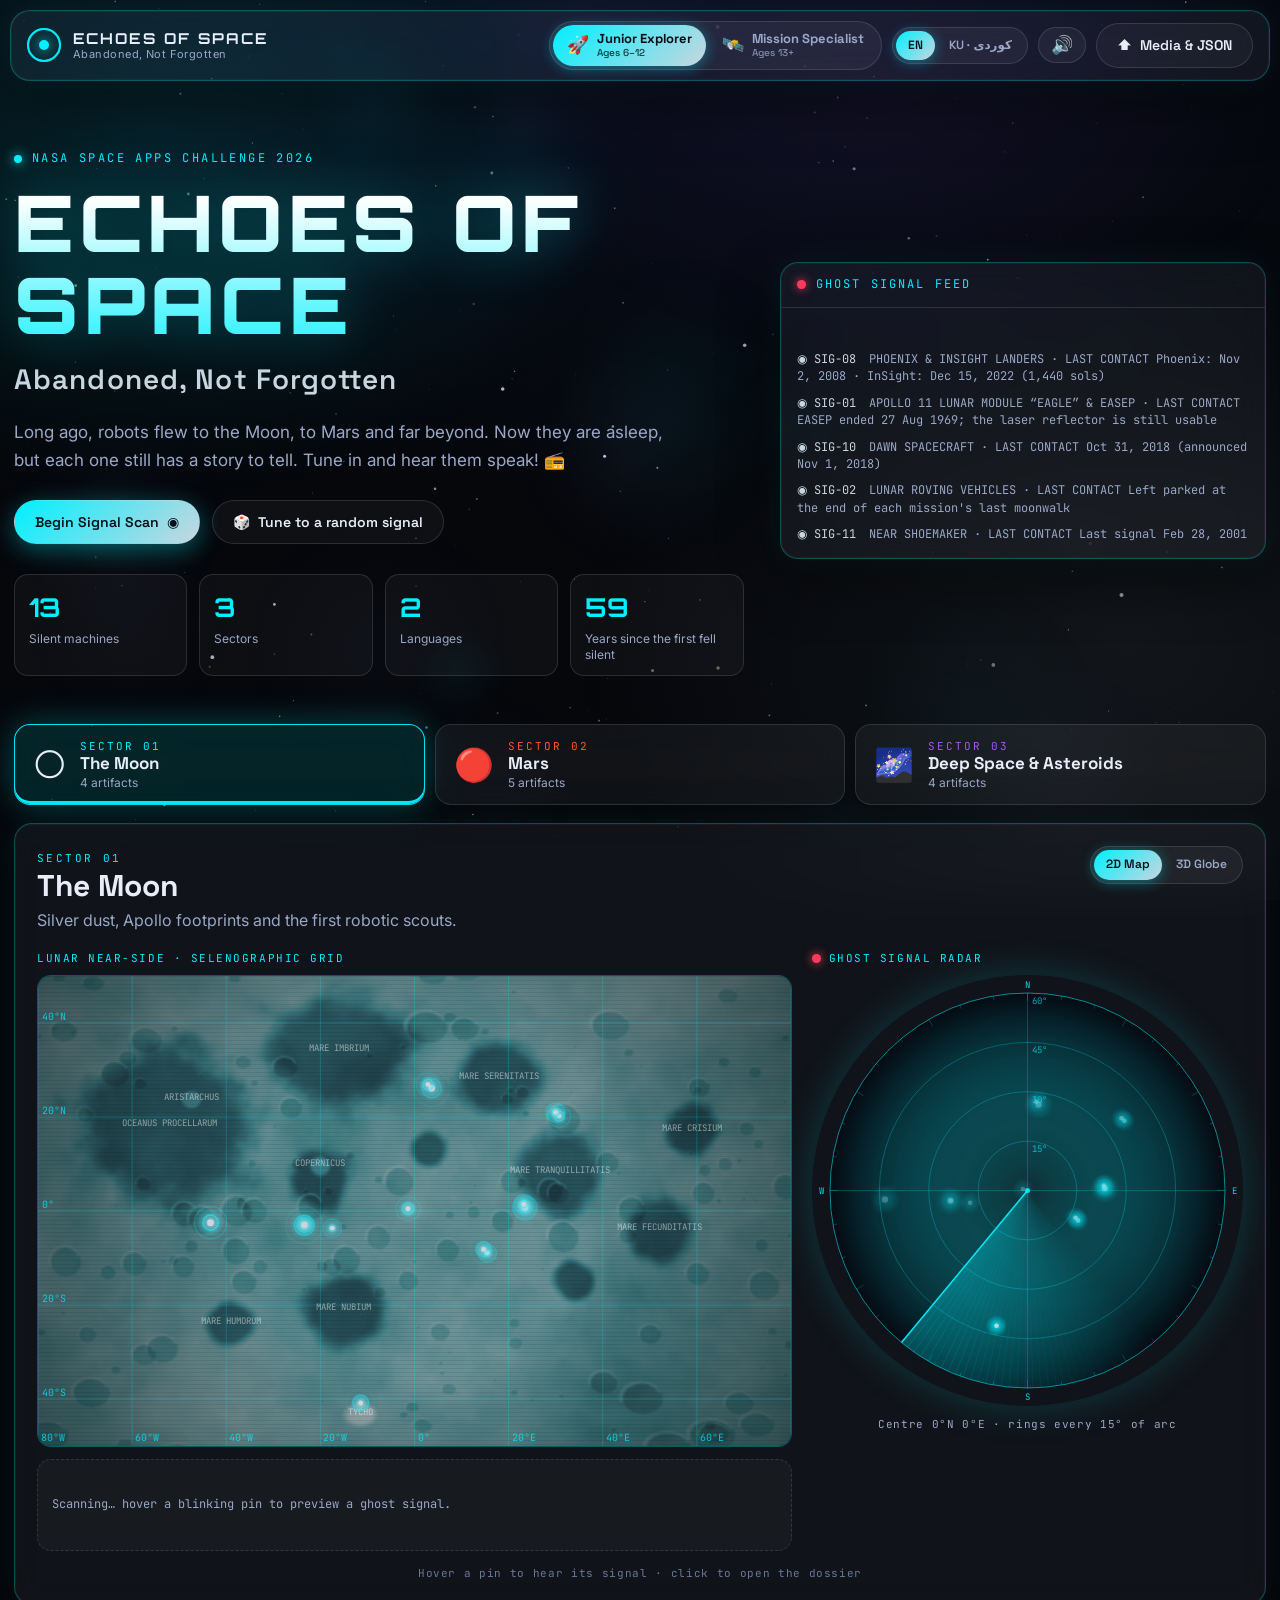
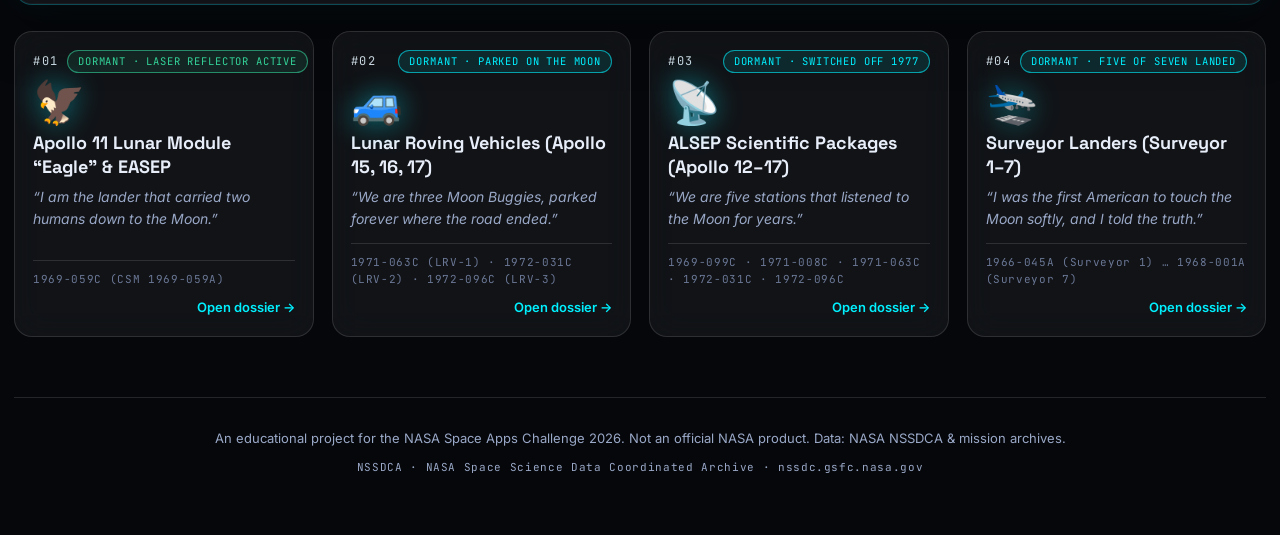
<file: legacy-echoes/index.html>
<!DOCTYPE html>
<html lang="en" dir="ltr" data-sector="moon" data-mode="junior">
<head>
  <meta charset="utf-8">
  <meta name="viewport" content="width=device-width, initial-scale=1, viewport-fit=cover">
  <title>ECHOES OF SPACE — Abandoned, Not Forgotten · NASA Space Apps 2026</title>
  <meta name="description" content="Thirteen silent NASA machines tell their own first-person stories. An immersive Ghost Signal mission control for the NASA Space Apps Challenge 2026.">
  <meta name="theme-color" content="#05070B">
  <link rel="icon" href="data:image/svg+xml,%3Csvg xmlns='http://www.w3.org/2000/svg' viewBox='0 0 64 64'%3E%3Ccircle cx='32' cy='32' r='28' fill='%2305070B' stroke='%2300F0FF' stroke-width='4'/%3E%3Ccircle cx='32' cy='32' r='16' fill='none' stroke='%2300F0FF' stroke-width='3' opacity='.6'/%3E%3Ccircle cx='32' cy='32' r='5' fill='%2300F0FF'/%3E%3C/svg%3E">

  <!-- Fonts load from Google Fonts when online; the app degrades gracefully to system fonts offline. -->
  <link rel="preconnect" href="https://fonts.googleapis.com">
  <link rel="preconnect" href="https://fonts.gstatic.com" crossorigin>
  <link href="https://fonts.googleapis.com/css2?family=Inter:wght@400;500;600&family=JetBrains+Mono:wght@400;500;700&family=Noto+Sans+Arabic:wght@400;500;700&family=Orbitron:wght@500;700;900&family=Space+Grotesk:wght@500;600;700&display=swap" rel="stylesheet">
  <link rel="stylesheet" href="css/styles.css">
</head>
<body>
  <canvas id="starfield" aria-hidden="true"></canvas>
  <div class="nebula" aria-hidden="true"></div>
  <a class="skip-link" href="#main" data-i18n="a11y.skip">Skip to content</a>

  <!-- ============ HEADER ============ -->
  <header class="topbar glass">
    <a class="brand" href="#top" aria-label="Echoes of Space">
      <span class="brand-mark" aria-hidden="true"><i></i><i></i><i></i></span>
      <span class="brand-text"><b>ECHOES OF SPACE</b><small data-i18n="brand.sub">Abandoned, Not Forgotten</small></span>
    </a>
    <div class="controls">
      <div class="seg" id="modeSeg" role="group" data-i18n-aria="a11y.mode" aria-label="Age mode">
        <button type="button" data-mode="junior" aria-pressed="true">
          <span class="emo">🚀</span><span class="lbl"><b data-i18n="mode.junior">Junior Explorer</b><small data-i18n="mode.junior.age">Ages 6–12</small></span>
        </button>
        <button type="button" data-mode="specialist" aria-pressed="false">
          <span class="emo">🛰️</span><span class="lbl"><b data-i18n="mode.specialist">Mission Specialist</b><small data-i18n="mode.specialist.age">Ages 13+</small></span>
        </button>
      </div>
      <div class="seg compact" id="langSeg" role="group" data-i18n-aria="a11y.lang" aria-label="Language">
        <button type="button" data-lang="en" aria-pressed="true">EN</button>
        <button type="button" data-lang="ku" aria-pressed="false" lang="ckb">KU · کوردی</button>
      </div>
      <button type="button" id="soundBtn" class="icon-btn" aria-pressed="true" data-i18n-title="sound.on" title="Sound on">🔊</button>
      <button type="button" id="uploadBtn" class="btn-ghost"><span aria-hidden="true">⬆</span> <span data-i18n="upload.open">Media &amp; JSON</span></button>
    </div>
  </header>

  <main id="main">
    <!-- ============ HERO ============ -->
    <section class="hero" id="top">
      <div class="hero-copy">
        <p class="kicker mono"><span class="dot"></span> <span data-i18n="hero.kicker">NASA SPACE APPS CHALLENGE 2026</span></p>
        <h1 class="glitch" data-text="ECHOES OF SPACE">ECHOES OF SPACE</h1>
        <p class="hero-tag" data-i18n="brand.sub">Abandoned, Not Forgotten</p>
        <p class="hero-lede" id="heroLede"></p>
        <div class="hero-actions">
          <button type="button" class="btn-primary" id="scanBtn"><span data-i18n="hero.cta">Begin Signal Scan</span> <span aria-hidden="true">◉</span></button>
          <button type="button" class="btn-ghost" id="randomBtn">🎲 <span data-i18n="hero.random">Tune to a random signal</span></button>
        </div>
        <dl class="stats" id="stats"></dl>
      </div>
      <aside class="feed glass" aria-live="off">
        <div class="feed-head mono"><span class="rec"></span> <span data-i18n="feed.title">GHOST SIGNAL FEED</span></div>
        <div class="feed-body mono" id="feedBody"></div>
      </aside>
    </section>

    <!-- ============ SECTORS ============ -->
    <section class="sectors" id="sectors" aria-labelledby="sectorsTitle">
      <h2 class="visually-hidden" id="sectorsTitle" data-i18n="sectors.title">Mission sectors</h2>
      <div class="tabs sector-tabs" id="sectorTabs" role="tablist"></div>

      <div class="map-panel glass" id="mapPanel">
        <div class="map-head">
          <div>
            <p class="eyebrow mono" id="sectorEyebrow"></p>
            <h3 id="sectorTitle"></h3>
            <p class="muted" id="sectorDesc"></p>
          </div>
          <div class="seg compact" id="viewSeg" role="group" data-i18n-aria="a11y.view" aria-label="Map view">
            <button type="button" data-view="flat" aria-pressed="true" data-i18n="view.flat">2D Map</button>
            <button type="button" data-view="globe" aria-pressed="false" data-i18n="view.globe">3D Globe</button>
          </div>
        </div>

        <div class="map-grid">
          <figure class="map-wrap">
            <figcaption class="mono tiny" id="mapCap"></figcaption>
            <canvas id="mapCanvas" aria-label="Holographic map"></canvas>
            <div class="preview" id="preview" aria-live="polite"></div>
          </figure>
          <figure class="radar-wrap">
            <figcaption class="mono tiny"><span class="rec"></span> <span data-i18n="radar.title">GHOST SIGNAL RADAR</span></figcaption>
            <canvas id="radarCanvas" aria-label="Ghost signal radar"></canvas>
            <p class="mono tiny muted radar-note" id="radarNote"></p>
          </figure>
        </div>
        <p class="map-hint mono tiny" data-i18n="map.hint">Hover a pin to hear its signal · click to open the dossier</p>
      </div>

      <div class="card-grid" id="cardGrid"></div>
    </section>
  </main>

  <footer class="footer">
    <p data-i18n="footer.text">An educational project for the NASA Space Apps Challenge 2026. Not an official NASA product. Data: NASA NSSDCA &amp; mission archives.</p>
    <p class="mono tiny muted">NSSDCA · NASA Space Science Data Coordinated Archive · nssdc.gsfc.nasa.gov</p>
  </footer>

  <!-- ============ DOSSIER MODAL ============ -->
  <div id="dossier" class="overlay" hidden>
    <div class="dossier glass" role="dialog" aria-modal="true" aria-labelledby="dosTitle" id="dossierBox"></div>
  </div>

  <!-- ============ UPLOAD / ATTACH MANAGER ============ -->
  <div id="upload" class="overlay" hidden>
    <div class="modal glass" role="dialog" aria-modal="true" aria-labelledby="upTitle">
      <button type="button" class="close" data-close data-i18n-aria="dossier.close" aria-label="Close">✕</button>
      <h2 id="upTitle" data-i18n="upload.title">Upload / Attach NASA Media &amp; JSON</h2>
      <p class="muted" data-i18n="upload.sub">Attach archival photos, 3D .glb models, or whole NSSDCA JSON datasets, live. Everything stays in this browser.</p>

      <div class="tabs small" role="tablist" id="upTabs">
        <button type="button" role="tab" data-tab="json" aria-selected="true" data-i18n="upload.tab.json">Dataset JSON</button>
        <button type="button" role="tab" data-tab="images" aria-selected="false" data-i18n="upload.tab.images">Photos &amp; diagrams</button>
        <button type="button" role="tab" data-tab="models" aria-selected="false" data-i18n="upload.tab.models">3D models</button>
        <button type="button" role="tab" data-tab="library" aria-selected="false" data-i18n="upload.tab.library">Attached</button>
      </div>

      <section class="tabpanel" data-panel="json">
        <label class="dropzone" id="dzJson">
          <input type="file" id="fileJson" accept=".json,application/json" hidden>
          <span class="dz-ico">🗂️</span><span data-i18n="upload.json.drop">Drop a .json file here or click to browse</span>
        </label>
        <label class="field"><span data-i18n="upload.json.paste">…or paste JSON</span>
          <textarea id="jsonText" class="mono" rows="6" spellcheck="false" placeholder='[{ "id": "my-probe", "sector": "deep", "name": {"en": "…", "ku": "…"} }]'></textarea>
        </label>
        <div class="row">
          <button type="button" class="btn-primary" id="jsonApply" data-i18n="upload.json.apply">Apply JSON</button>
          <button type="button" class="btn-ghost" id="jsonTemplate" data-i18n="upload.json.template">Download template</button>
          <button type="button" class="btn-ghost" id="jsonExport" data-i18n="upload.json.export">Export all data</button>
        </div>
      </section>

      <section class="tabpanel" data-panel="images" hidden>
        <label class="field"><span data-i18n="upload.target">Attach to artifact</span><select id="targetImages"></select></label>
        <label class="dropzone" id="dzImages">
          <input type="file" id="fileImages" accept="image/*" multiple hidden>
          <span class="dz-ico">🖼️</span><span data-i18n="upload.images.drop">Drop NASA images here (JPG, PNG, WebP)</span>
        </label>
        <p class="tiny muted mono" data-i18n="upload.images.tip">Tip: for permanent images, drop files in assets/images/ named after the artifact id, e.g. apollo11.jpg</p>
      </section>

      <section class="tabpanel" data-panel="models" hidden>
        <label class="field"><span data-i18n="upload.target">Attach to artifact</span><select id="targetModels"></select></label>
        <label class="dropzone" id="dzModels">
          <input type="file" id="fileModels" accept=".glb,.gltf,model/gltf-binary,model/gltf+json" multiple hidden>
          <span class="dz-ico">🧊</span><span data-i18n="upload.models.drop">Drop .glb / .gltf 3D models here</span>
        </label>
        <p class="tiny muted mono" data-i18n="upload.models.tip">NASA 3D models: nasa3d.arc.nasa.gov · The 3D viewer (model-viewer) loads from the web the first time it is used.</p>
      </section>

      <section class="tabpanel" data-panel="library" hidden>
        <div id="library" class="library"></div>
        <button type="button" class="btn-danger" id="resetAll" data-i18n="upload.reset">Reset all custom data</button>
      </section>
    </div>
  </div>

  <div id="toasts" class="toasts" aria-live="polite"></div>

  <script src="js/data-moon.js"></script>
  <script src="js/data-mars-1.js"></script>
  <script src="js/data-mars-2.js"></script>
  <script src="js/data-deep.js"></script>
  <script src="js/i18n.js"></script>
  <script src="js/store.js"></script>
  <script src="js/audio.js"></script>
  <script src="js/starfield.js"></script>
  <script src="js/maps.js"></script>
  <script src="js/app.js"></script>
  <script src="js/upload.js"></script>
</body>
</html>
</file>
<file: legacy-echoes/css/styles.css>
/* ECHOES OF SPACE — Ghost Signal Mission Control design system
 * Deep-space dark mode · glassmorphism · per-sector accent colours · LTR + RTL (Central Kurdish) */

/* ------------------------------ tokens ------------------------------ */
:root {
  --bg0: #05070b;
  --bg1: #0b1021;
  --text: #e8eef9;
  --muted: #9aa8c7;
  --faint: #6b7896;
  --glass: rgba(255, 255, 255, 0.05);
  --glass-hi: rgba(255, 255, 255, 0.09);
  --line: rgba(255, 255, 255, 0.12);

  /* Sector 01 — The Moon (default) */
  --accent: #00f0ff;
  --accent-rgb: 0, 240, 255;
  --accent2: #c9d6df;
  --accent2-rgb: 201, 214, 223;

  --good: #34d399;
  --bad: #fb7185;
  --warn: #fbbf24;

  --font-head: "Orbitron", "Space Grotesk", "Segoe UI", system-ui, sans-serif;
  --font-sub: "Space Grotesk", "Inter", "Segoe UI", system-ui, sans-serif;
  --font-body:
    "Inter", "Plus Jakarta Sans", "Segoe UI", system-ui, -apple-system,
    sans-serif;
  --font-mono:
    "JetBrains Mono", ui-monospace, "SFMono-Regular", Menlo, Consolas, monospace;
  --font-ar: "Noto Sans Arabic", "Segoe UI", Tahoma, "Arial", sans-serif;

  --radius: 18px;
  --shadow: 0 20px 60px rgba(0, 0, 0, 0.45);
}

/* Sector 02 — Mars (Martian amber & crimson) */
html[data-sector="mars"] {
  --accent: #ff5722;
  --accent-rgb: 255, 87, 34;
  --accent2: #ffb300;
  --accent2-rgb: 255, 179, 0;
}
/* Sector 03 — Deep space (Nebula violet & gold) */
html[data-sector="deep"] {
  --accent: #a855f7;
  --accent-rgb: 168, 85, 247;
  --accent2: #f59e0b;
  --accent2-rgb: 245, 158, 11;
}

/* ------------------------------- base ------------------------------- */
*,
*::before,
*::after {
  box-sizing: border-box;
}
[hidden] {
  display: none !important;
}
html {
  scroll-behavior: smooth;
  scroll-padding-top: 96px;
  -webkit-text-size-adjust: 100%;
}
body {
  margin: 0;
  min-height: 100vh;
  color: var(--text);
  font-family: var(--font-body);
  font-size: 16px;
  line-height: 1.6;
  background:
    radial-gradient(1400px 900px at 50% -10%, var(--bg1) 0%, var(--bg0) 65%)
      fixed,
    var(--bg0);
  overflow-x: hidden;
}
html[lang="ckb"] body,
html[lang="ckb"] button,
html[lang="ckb"] input,
html[lang="ckb"] select,
html[lang="ckb"] textarea {
  font-family: var(--font-ar);
}
html[lang="ckb"] h1,
html[lang="ckb"] h2,
html[lang="ckb"] h3,
html[lang="ckb"] h4,
html[lang="ckb"] .brand-text b,
html[lang="ckb"] .eyebrow {
  font-family: var(--font-ar);
}
/* Arabic-script letters must stay joined: never letter-space them. */
html[lang="ckb"] * {
  letter-spacing: 0 !important;
  text-transform: none !important;
}
html[lang="ckb"] body {
  line-height: 1.9;
}

h1,
h2,
h3,
h4 {
  margin: 0;
  line-height: 1.2;
}
p {
  margin: 0 0 0.8em;
}
button {
  font: inherit;
  color: inherit;
  cursor: pointer;
}
button:disabled {
  cursor: not-allowed;
  opacity: 0.45;
}
img,
canvas {
  max-width: 100%;
}
a {
  color: var(--accent);
}
:focus-visible {
  outline: 2px solid var(--accent);
  outline-offset: 3px;
  border-radius: 6px;
}

.mono {
  font-family: var(--font-mono);
}
.tiny {
  font-size: 11px;
  letter-spacing: 0.06em;
}
.muted {
  color: var(--muted);
}
.visually-hidden {
  position: absolute !important;
  width: 1px;
  height: 1px;
  overflow: hidden;
  clip: rect(0 0 0 0);
  white-space: nowrap;
}
.skip-link {
  position: fixed;
  top: -60px;
  inset-inline-start: 12px;
  z-index: 200;
  background: var(--accent);
  color: #04101a;
  padding: 8px 14px;
  border-radius: 8px;
  transition: top 0.2s;
}
.skip-link:focus {
  top: 10px;
}
body.modal-open {
  overflow: hidden;
}

#starfield {
  position: fixed;
  inset: 0;
  width: 100vw;
  height: 100vh;
  z-index: 0;
  pointer-events: none;
}
.nebula {
  position: fixed;
  inset: 0;
  z-index: 0;
  pointer-events: none;
  background:
    radial-gradient(
      700px 480px at 12% 18%,
      rgba(var(--accent-rgb), 0.11),
      transparent 70%
    ),
    radial-gradient(
      800px 560px at 88% 72%,
      rgba(var(--accent2-rgb), 0.07),
      transparent 70%
    ),
    radial-gradient(
      600px 400px at 70% 10%,
      rgba(168, 85, 247, 0.06),
      transparent 70%
    );
  transition: opacity 0.6s;
}
main,
.footer {
  position: relative;
  z-index: 1;
}

/* ---------------------------- glass surface ---------------------------- */
.glass {
  background: var(--glass);
  -webkit-backdrop-filter: blur(16px) saturate(140%);
  backdrop-filter: blur(16px) saturate(140%);
  border: 1px solid rgba(var(--accent-rgb), 0.26);
  border-radius: var(--radius);
  box-shadow:
    inset 0 0 0 1px rgba(255, 255, 255, 0.03),
    var(--shadow),
    0 0 32px rgba(var(--accent-rgb), 0.07);
}
.glass-in {
  background: rgba(255, 255, 255, 0.035);
  border: 1px solid var(--line);
  border-radius: 14px;
}

/* ------------------------------ buttons ------------------------------ */
.btn-primary,
.btn-ghost,
.btn-danger,
.icon-btn,
.chip-btn {
  border-radius: 999px;
  border: 1px solid transparent;
  padding: 10px 20px;
  font-family: var(--font-sub);
  font-weight: 600;
  font-size: 14px;
  transition:
    transform 0.15s,
    box-shadow 0.2s,
    background 0.2s,
    border-color 0.2s;
  display: inline-flex;
  align-items: center;
  justify-content: center;
  gap: 8px;
}
.btn-primary {
  color: #04101a;
  background: linear-gradient(135deg, var(--accent), var(--accent2));
  box-shadow: 0 6px 24px rgba(var(--accent-rgb), 0.35);
}
.btn-primary:hover:not(:disabled) {
  transform: translateY(-2px);
  box-shadow: 0 10px 32px rgba(var(--accent-rgb), 0.55);
}
.btn-primary.danger {
  background: linear-gradient(135deg, #fb7185, #f59e0b);
}
.btn-primary.speaking {
  animation: glow 1.2s ease-in-out infinite;
}
.btn-ghost {
  background: rgba(255, 255, 255, 0.04);
  border-color: var(--line);
  color: var(--text);
}
.btn-ghost:hover:not(:disabled) {
  border-color: rgba(var(--accent-rgb), 0.7);
  background: rgba(var(--accent-rgb), 0.1);
}
.btn-ghost.small {
  padding: 6px 14px;
  font-size: 12px;
}
.btn-danger {
  background: rgba(251, 113, 133, 0.12);
  border-color: rgba(251, 113, 133, 0.5);
  color: #ffc2cb;
  margin-top: 14px;
}
.btn-danger:hover {
  background: rgba(251, 113, 133, 0.25);
}
.icon-btn {
  padding: 8px 12px;
  background: rgba(255, 255, 255, 0.05);
  border-color: var(--line);
  font-size: 18px;
  line-height: 1;
}
.icon-btn:hover {
  border-color: rgba(var(--accent-rgb), 0.7);
}
@keyframes glow {
  50% {
    box-shadow:
      0 0 0 6px rgba(var(--accent-rgb), 0.18),
      0 6px 34px rgba(var(--accent-rgb), 0.7);
  }
}

/* segmented controls */
.seg {
  display: inline-flex;
  gap: 2px;
  padding: 3px;
  border-radius: 999px;
  background: rgba(255, 255, 255, 0.05);
  border: 1px solid var(--line);
}
.seg button {
  background: transparent;
  border: 0;
  border-radius: 999px;
  padding: 6px 14px;
  display: inline-flex;
  align-items: center;
  gap: 8px;
  color: var(--muted);
  font-family: var(--font-sub);
  font-size: 13px;
  font-weight: 600;
  transition:
    background 0.2s,
    color 0.2s;
}
.seg button .emo {
  font-size: 18px;
}
.seg button .lbl {
  display: flex;
  flex-direction: column;
  line-height: 1.15;
  text-align: start;
}
.seg button .lbl small {
  font-size: 10px;
  font-weight: 500;
  opacity: 0.8;
}
.seg button[aria-pressed="true"] {
  background: linear-gradient(135deg, var(--accent), var(--accent2));
  color: #04101a;
  box-shadow: 0 2px 14px rgba(var(--accent-rgb), 0.4);
}
.seg button:hover:not([aria-pressed="true"]):not(:disabled) {
  color: #fff;
  background: rgba(255, 255, 255, 0.08);
}
.seg.compact button {
  padding: 5px 12px;
  font-size: 12px;
}

/* ------------------------------- header ------------------------------ */
.topbar {
  position: sticky;
  top: 10px;
  z-index: 40;
  width: min(1280px, calc(100% - 20px));
  margin: 10px auto 0;
  padding: 10px 16px;
  display: flex;
  align-items: center;
  justify-content: space-between;
  gap: 12px;
  flex-wrap: wrap;
  border-radius: 20px;
}
.brand {
  display: inline-flex;
  align-items: center;
  gap: 12px;
  text-decoration: none;
  color: var(--text);
}
.brand-mark {
  position: relative;
  width: 34px;
  height: 34px;
  display: inline-block;
}
.brand-mark i {
  position: absolute;
  inset: 0;
  border: 2px solid var(--accent);
  border-radius: 50%;
  opacity: 0.8;
  animation: ping 2.8s ease-out infinite;
}
.brand-mark i:nth-child(2) {
  animation-delay: 0.9s;
}
.brand-mark i:nth-child(3) {
  inset: 12px;
  background: var(--accent);
  animation: none;
  opacity: 1;
  box-shadow: 0 0 14px var(--accent);
}
@keyframes ping {
  0% {
    transform: scale(0.35);
    opacity: 0.9;
  }
  100% {
    transform: scale(1.15);
    opacity: 0;
  }
}
.brand-text {
  display: flex;
  flex-direction: column;
  line-height: 1.15;
}
.brand-text b {
  font-family: var(--font-head);
  font-size: 15px;
  letter-spacing: 0.14em;
}
.brand-text small {
  font-size: 11px;
  color: var(--muted);
  letter-spacing: 0.04em;
}
.controls {
  display: flex;
  align-items: center;
  gap: 10px;
  flex-wrap: wrap;
}

/* -------------------------------- hero ------------------------------- */
.hero {
  width: min(1280px, calc(100% - 28px));
  margin: 0 auto;
  padding: 64px 0 48px;
  display: grid;
  grid-template-columns: minmax(0, 1.5fr) minmax(0, 1fr);
  gap: 36px;
  align-items: center;
}
.kicker {
  display: inline-flex;
  align-items: center;
  gap: 10px;
  font-size: 12px;
  letter-spacing: 0.2em;
  color: var(--accent);
  margin-bottom: 14px;
}
.dot {
  width: 8px;
  height: 8px;
  border-radius: 50%;
  background: var(--accent);
  box-shadow: 0 0 12px var(--accent);
  animation: blink 1.4s infinite;
}
@keyframes blink {
  50% {
    opacity: 0.2;
  }
}
.hero h1 {
  font-family: var(--font-head);
  font-weight: 900;
  letter-spacing: 0.06em;
  font-size: clamp(34px, 6.4vw, 78px);
  line-height: 1.04;
  background: linear-gradient(
    180deg,
    #fff 10%,
    rgba(var(--accent-rgb), 1) 120%
  );
  -webkit-background-clip: text;
  background-clip: text;
  color: transparent;
  position: relative;
  filter: drop-shadow(0 0 28px rgba(var(--accent-rgb), 0.3));
}
.glitch::before,
.glitch::after {
  content: attr(data-text);
  position: absolute;
  inset: 0;
  background: inherit;
  -webkit-background-clip: text;
  background-clip: text;
  color: transparent;
  opacity: 0;
  pointer-events: none;
}
.glitch::before {
  transform: translate(2px, 0);
  filter: drop-shadow(-2px 0 rgba(255, 0, 80, 0.6));
  animation: glitch 7s infinite steps(1);
}
.glitch::after {
  transform: translate(-2px, 0);
  filter: drop-shadow(2px 0 rgba(0, 255, 255, 0.6));
  animation: glitch 7s infinite steps(1) 0.1s;
}
@keyframes glitch {
  0%,
  92%,
  100% {
    opacity: 0;
    clip-path: inset(0 0 0 0);
  }
  93% {
    opacity: 0.9;
    clip-path: inset(10% 0 60% 0);
  }
  95% {
    opacity: 0.9;
    clip-path: inset(55% 0 12% 0);
  }
  97% {
    opacity: 0.9;
    clip-path: inset(30% 0 40% 0);
  }
}
/* the title and brand wordmark stay Latin, so they keep their letter-spacing */
html[lang="ckb"] .hero h1 {
  font-family: var(--font-head);
  letter-spacing: 0.06em !important;
}
html[lang="ckb"] .brand-text b {
  font-family: var(--font-head);
  letter-spacing: 0.14em !important;
}
.hero-tag {
  font-family: var(--font-sub);
  font-size: clamp(18px, 2.4vw, 28px);
  color: var(--accent2);
  margin: 12px 0 18px;
  font-weight: 600;
  letter-spacing: 0.04em;
}
.hero-lede {
  max-width: 60ch;
  color: var(--muted);
  font-size: 17px;
}
.hero-actions {
  display: flex;
  flex-wrap: wrap;
  gap: 12px;
  margin: 26px 0 30px;
}
.stats {
  display: grid;
  grid-template-columns: repeat(4, minmax(0, 1fr));
  gap: 12px;
  margin: 0;
}
.stats > div {
  padding: 12px 14px;
  border: 1px solid var(--line);
  border-radius: 14px;
  background: rgba(255, 255, 255, 0.035);
}
.stats dt {
  font-family: var(--font-head);
  font-size: 26px;
  font-weight: 700;
  color: var(--accent);
}
.stats dd {
  margin: 2px 0 0;
  font-size: 12px;
  color: var(--muted);
  line-height: 1.35;
}

.feed {
  padding: 0;
  overflow: hidden;
}
.feed-head {
  padding: 12px 16px;
  font-size: 12px;
  letter-spacing: 0.18em;
  color: var(--accent);
  border-bottom: 1px solid var(--line);
  display: flex;
  align-items: center;
  gap: 10px;
}
.rec {
  width: 9px;
  height: 9px;
  border-radius: 50%;
  background: #ff3b5c;
  box-shadow: 0 0 10px #ff3b5c;
  animation: blink 1.2s infinite;
  display: inline-block;
}
.feed-body {
  padding: 14px 16px;
  min-height: 250px;
  font-size: 12px;
  color: var(--muted);
  display: flex;
  flex-direction: column;
  gap: 9px;
  justify-content: flex-end;
}
.feed-line {
  animation: feedIn 0.6s ease both;
  line-height: 1.45;
  direction: ltr;
  text-align: start;
}
html[dir="rtl"] .feed-line {
  direction: rtl;
}
.feed-line .pfx {
  color: var(--accent2);
  margin-inline-end: 6px;
}
@keyframes feedIn {
  from {
    opacity: 0;
    transform: translateY(10px);
  }
  to {
    opacity: 1;
    transform: none;
  }
}

/* ------------------------------ sectors ------------------------------ */
.sectors {
  width: min(1280px, calc(100% - 28px));
  margin: 0 auto;
  padding-bottom: 60px;
}
.tabs {
  display: flex;
  gap: 10px;
  flex-wrap: wrap;
}
.sector-tabs {
  margin-bottom: 18px;
}
.sector-tab {
  --tab: 0, 240, 255;
  flex: 1 1 240px;
  display: flex;
  align-items: center;
  gap: 14px;
  text-align: start;
  padding: 14px 18px;
  border-radius: 16px;
  background: var(--glass);
  border: 1px solid var(--line);
  -webkit-backdrop-filter: blur(16px);
  backdrop-filter: blur(16px);
  transition:
    transform 0.2s,
    border-color 0.2s,
    box-shadow 0.2s,
    background 0.2s;
  position: relative;
  overflow: hidden;
}
.sector-tab[data-sector="mars"] {
  --tab: 255, 87, 34;
}
.sector-tab[data-sector="deep"] {
  --tab: 168, 85, 247;
}
.sector-tab:hover {
  transform: translateY(-2px);
  border-color: rgba(var(--tab), 0.7);
}
.sector-tab[aria-selected="true"] {
  border-color: rgba(var(--tab), 0.95);
  background: rgba(var(--tab), 0.12);
  box-shadow:
    0 0 34px rgba(var(--tab), 0.28),
    inset 0 -3px 0 rgba(var(--tab), 1);
}
.st-emoji {
  font-size: 32px;
}
.st-text {
  display: flex;
  flex-direction: column;
  line-height: 1.25;
}
.st-text small {
  color: rgb(var(--tab));
  font-size: 11px;
  letter-spacing: 0.18em;
}
.st-text b {
  font-family: var(--font-sub);
  font-size: 17px;
}
.st-text em {
  font-style: normal;
  font-size: 12px;
  color: var(--muted);
}

.map-panel {
  padding: 22px;
  margin-bottom: 26px;
}
.map-panel.flash {
  animation: flash 1.4s ease-out 1;
}
@keyframes flash {
  0% {
    box-shadow:
      0 0 0 0 rgba(var(--accent-rgb), 0.9),
      var(--shadow);
  }
  100% {
    box-shadow:
      0 0 0 40px rgba(var(--accent-rgb), 0),
      var(--shadow);
  }
}
.map-head {
  display: flex;
  justify-content: space-between;
  align-items: flex-start;
  gap: 16px;
  flex-wrap: wrap;
  margin-bottom: 16px;
}
.eyebrow {
  font-size: 11px;
  letter-spacing: 0.22em;
  color: var(--accent);
  margin: 0 0 4px;
}
.map-head h3 {
  font-family: var(--font-sub);
  font-size: clamp(22px, 3vw, 30px);
}
.map-head p {
  margin: 4px 0 0;
}
.map-grid {
  display: grid;
  grid-template-columns: minmax(0, 1.75fr) minmax(0, 1fr);
  gap: 20px;
  align-items: start;
}
figure {
  margin: 0;
}
.map-wrap,
.radar-wrap {
  position: relative;
}
.map-wrap figcaption,
.radar-wrap figcaption {
  color: var(--accent);
  margin-bottom: 8px;
  letter-spacing: 0.14em;
  display: flex;
  gap: 8px;
  align-items: center;
}
#mapCanvas {
  display: block;
  width: 100%;
  height: auto;
  border-radius: 14px;
  border: 1px solid rgba(var(--accent-rgb), 0.35);
  background: #070b14;
  touch-action: pan-y;
}
#radarCanvas {
  display: block;
  width: 100%;
  max-width: 460px;
  aspect-ratio: 1;
  margin: 0 auto;
  border-radius: 50%;
  touch-action: pan-y;
  box-shadow: 0 0 40px rgba(var(--accent-rgb), 0.18);
}
.radar-note {
  text-align: center;
  margin-top: 10px;
}
.preview {
  margin-top: 12px;
  min-height: 92px;
  padding: 12px 14px;
  border-radius: 14px;
  border: 1px dashed var(--line);
  display: flex;
  align-items: center;
  gap: 14px;
  background: rgba(255, 255, 255, 0.03);
}
.preview.active {
  border-style: solid;
  border-color: rgba(var(--accent-rgb), 0.55);
  background: rgba(var(--accent-rgb), 0.07);
  animation: feedIn 0.35s ease both;
}
.pv-idle {
  color: var(--muted);
  font-size: 12px;
}
.pv-ico {
  font-size: 34px;
  flex: 0 0 auto;
}
.pv-body {
  flex: 1 1 auto;
  min-width: 0;
}
.pv-name {
  font-family: var(--font-sub);
  font-weight: 700;
}
.pv-tag {
  color: var(--muted);
  font-size: 13px;
  font-style: italic;
  margin: 2px 0 6px;
}
.pv-meta {
  display: flex;
  flex-wrap: wrap;
  gap: 6px 14px;
  align-items: center;
  font-size: 11px;
  color: var(--muted);
}
.pv-site {
  color: var(--accent2);
}
.pv-open {
  flex: 0 0 auto;
  border: 1px solid rgba(var(--accent-rgb), 0.6);
  background: rgba(var(--accent-rgb), 0.12);
  border-radius: 999px;
  padding: 8px 14px;
  font-size: 13px;
  font-weight: 600;
  color: var(--text);
}
.pv-open:hover {
  background: rgba(var(--accent-rgb), 0.3);
}
.map-hint {
  margin: 14px 0 0;
  color: var(--faint);
  text-align: center;
}

/* chips */
.chip {
  display: inline-flex;
  align-items: center;
  padding: 2px 10px;
  border-radius: 999px;
  font-family: var(--font-mono);
  font-size: 10.5px;
  letter-spacing: 0.08em;
  border: 1px solid rgba(var(--accent-rgb), 0.6);
  color: var(--accent);
  background: rgba(var(--accent-rgb), 0.1);
  white-space: nowrap;
}
.chip.partial {
  color: var(--good);
  border-color: rgba(52, 211, 153, 0.6);
  background: rgba(52, 211, 153, 0.1);
}
.chip.drifting {
  color: #8eb0ff;
  border-color: rgba(142, 176, 255, 0.6);
  background: rgba(142, 176, 255, 0.1);
}
.chip.ghost {
  color: var(--muted);
  border-color: var(--line);
  background: rgba(255, 255, 255, 0.04);
}
.chip.mode {
  color: var(--accent2);
  border-color: rgba(var(--accent2-rgb), 0.5);
  background: rgba(var(--accent2-rgb), 0.08);
}

/* ------------------------------- cards ------------------------------- */
.card-grid {
  display: grid;
  grid-template-columns: repeat(auto-fill, minmax(270px, 1fr));
  gap: 18px;
}
.glass-card {
  padding: 18px;
  border-radius: var(--radius);
  background: var(--glass);
  border: 1px solid var(--line);
  -webkit-backdrop-filter: blur(16px);
  backdrop-filter: blur(16px);
  cursor: pointer;
  position: relative;
  overflow: hidden;
  transition:
    transform 0.25s,
    border-color 0.25s,
    box-shadow 0.25s;
  display: flex;
  flex-direction: column;
  gap: 8px;
}
.glass-card::before {
  content: "";
  position: absolute;
  inset: 0;
  background: radial-gradient(
    400px 180px at 50% -20%,
    rgba(var(--accent-rgb), 0.18),
    transparent 70%
  );
  opacity: 0;
  transition: opacity 0.3s;
  pointer-events: none;
}
.glass-card:hover,
.glass-card:focus-visible {
  transform: translateY(-5px);
  border-color: rgba(var(--accent-rgb), 0.8);
  box-shadow:
    0 16px 40px rgba(0, 0, 0, 0.5),
    0 0 30px rgba(var(--accent-rgb), 0.22);
}
.glass-card:hover::before,
.glass-card:focus-visible::before {
  opacity: 1;
}
.card-top {
  display: flex;
  justify-content: space-between;
  align-items: center;
  gap: 8px;
}
.card-num {
  font-size: 12px;
  color: var(--accent2);
  letter-spacing: 0.14em;
}
.card-ico {
  font-size: 42px;
  line-height: 1;
  filter: drop-shadow(0 0 14px rgba(var(--accent-rgb), 0.45));
}
.glass-card h4 {
  font-family: var(--font-sub);
  font-size: 18px;
  line-height: 1.3;
}
.card-tag {
  color: var(--muted);
  font-size: 14px;
  font-style: italic;
  margin: 0;
  flex: 1;
}
.card-foot {
  display: flex;
  align-items: center;
  gap: 8px;
  flex-wrap: wrap;
  border-top: 1px solid var(--line);
  padding-top: 10px;
  margin-top: 4px;
  color: var(--faint);
}
.card-foot .open {
  margin-inline-start: auto;
  color: var(--accent);
  font-weight: 600;
  font-size: 13px;
  transition: transform 0.2s;
}
html[dir="rtl"] .card-foot .open,
html[dir="rtl"] .pv-open {
  direction: rtl;
}
.glass-card:hover .open {
  transform: translateX(4px);
}
html[dir="rtl"] .glass-card:hover .open {
  transform: translateX(-4px);
}
.stars {
  font-size: 12px;
}

.footer {
  text-align: center;
  padding: 30px 16px 50px;
  color: var(--muted);
  font-size: 13px;
  border-top: 1px solid var(--line);
  width: min(1280px, calc(100% - 28px));
  margin: 0 auto;
}

/* ----------------------------- overlays ------------------------------ */
.overlay {
  position: fixed;
  inset: 0;
  z-index: 60;
  overflow-y: auto;
  padding: 22px 12px 40px;
  background: rgba(3, 5, 10, 0.78);
  -webkit-backdrop-filter: blur(8px);
  backdrop-filter: blur(8px);
  animation: fadeIn 0.25s ease;
}
#upload {
  z-index: 80;
}
@keyframes fadeIn {
  from {
    opacity: 0;
  }
  to {
    opacity: 1;
  }
}
.dossier,
.modal {
  position: relative;
  margin: 0 auto;
  animation: rise 0.35s cubic-bezier(0.2, 0.8, 0.2, 1);
  background: rgba(10, 14, 28, 0.82);
}
.dossier {
  width: min(1180px, 100%);
  padding: 26px;
}
.modal {
  width: min(780px, 100%);
  padding: 26px;
}
@keyframes rise {
  from {
    opacity: 0;
    transform: translateY(24px) scale(0.985);
  }
  to {
    opacity: 1;
    transform: none;
  }
}
.close {
  position: absolute;
  top: 14px;
  inset-inline-end: 14px;
  z-index: 5;
  width: 38px;
  height: 38px;
  border-radius: 50%;
  background: rgba(255, 255, 255, 0.07);
  border: 1px solid var(--line);
  font-size: 16px;
  line-height: 1;
}
.close:hover {
  background: rgba(var(--accent-rgb), 0.3);
  border-color: var(--accent);
}

.dos-head {
  display: flex;
  gap: 18px;
  align-items: flex-start;
  padding-inline-end: 50px;
  margin-bottom: 22px;
}
.dos-ico {
  flex: 0 0 auto;
  width: 72px;
  height: 72px;
  border-radius: 50%;
  display: grid;
  place-items: center;
  font-size: 38px;
  border: 1px solid rgba(var(--accent-rgb), 0.6);
  background: radial-gradient(
    circle,
    rgba(var(--accent-rgb), 0.25),
    transparent 70%
  );
  box-shadow: 0 0 30px rgba(var(--accent-rgb), 0.3);
}
.dos-titles h2 {
  font-family: var(--font-sub);
  font-size: clamp(22px, 3.2vw, 34px);
}
.dos-tag {
  color: var(--accent2);
  font-style: italic;
  font-size: 17px;
  margin: 6px 0 10px;
}
.chips {
  display: flex;
  flex-wrap: wrap;
  gap: 8px;
}
.dos-grid {
  display: grid;
  grid-template-columns: minmax(0, 1fr) minmax(0, 1fr);
  gap: 20px;
  align-items: start;
}
.col {
  display: flex;
  flex-direction: column;
  gap: 18px;
  min-width: 0;
}
.panel {
  padding: 18px;
  border: 1px solid var(--line);
  border-radius: 16px;
  background: rgba(255, 255, 255, 0.035);
}
.panel h3 {
  font-family: var(--font-sub);
  font-size: 16px;
  margin-bottom: 12px;
  color: var(--accent2);
  display: flex;
  gap: 8px;
  align-items: center;
}
.small-p {
  font-size: 14px;
}

/* media slot */
.media {
  padding: 12px;
}
.media-stage {
  position: relative;
  aspect-ratio: 4 / 3;
  border-radius: 12px;
  overflow: hidden;
  background: radial-gradient(circle at 50% 40%, #101a33, #060914);
  border: 1px solid rgba(var(--accent-rgb), 0.3);
}
.media-stage img {
  width: 100%;
  height: 100%;
  object-fit: contain;
  display: block;
}
.corners::before,
.corners::after {
  content: "";
  position: absolute;
  width: 22px;
  height: 22px;
  border: 2px solid var(--accent);
  z-index: 2;
  pointer-events: none;
}
.corners::before {
  top: 8px;
  inset-inline-start: 8px;
  border-width: 2px 0 0 2px;
}
.corners::after {
  bottom: 8px;
  inset-inline-end: 8px;
  border-width: 0 2px 2px 0;
}
html[dir="rtl"] .corners::before {
  border-width: 2px 2px 0 0;
}
html[dir="rtl"] .corners::after {
  border-width: 0 0 2px 2px;
}
.fig {
  position: absolute;
  bottom: 10px;
  inset-inline-start: 14px;
  font-size: 10px;
  color: var(--accent);
  letter-spacing: 0.12em;
  z-index: 3;
  text-shadow: 0 0 8px #000;
}
.ph {
  position: absolute;
  inset: 0;
  display: flex;
  flex-direction: column;
  align-items: center;
  justify-content: center;
  text-align: center;
  padding: 20px;
  gap: 4px;
}
.ph-rings {
  position: absolute;
  inset: 0;
  display: grid;
  place-items: center;
  pointer-events: none;
}
.ph-rings i {
  position: absolute;
  width: 40%;
  aspect-ratio: 1;
  border: 1px solid rgba(var(--accent-rgb), 0.6);
  border-radius: 50%;
  animation: ping 3.6s ease-out infinite;
}
.ph-rings i:nth-child(2) {
  animation-delay: 1.2s;
}
.ph-rings i:nth-child(3) {
  animation-delay: 2.4s;
}
.ph-ico {
  font-size: 64px;
  filter: drop-shadow(0 0 20px rgba(var(--accent-rgb), 0.6));
  animation: float 4s ease-in-out infinite;
  position: relative;
}
@keyframes float {
  50% {
    transform: translateY(-8px);
  }
}
.ph-t {
  position: relative;
  font-family: var(--font-sub);
  font-weight: 600;
  margin-top: 8px;
  font-size: 14px;
}
.ph .mono {
  position: relative;
  font-size: 10.5px;
}
.mv-host {
  position: absolute;
  inset: 0;
}
.mv-msg {
  position: absolute;
  inset: 0;
  display: grid;
  place-items: center;
  text-align: center;
  padding: 20px;
  margin: 0;
}
.media-bar {
  display: flex;
  flex-wrap: wrap;
  gap: 8px;
  align-items: center;
  margin-top: 10px;
}
.thumbs {
  display: flex;
  gap: 6px;
}
.thumb {
  width: 38px;
  height: 38px;
  border-radius: 8px;
  border: 1px solid var(--line);
  background-size: cover;
  background-position: center;
  padding: 0;
}
.thumb.on {
  border-color: var(--accent);
  box-shadow: 0 0 10px rgba(var(--accent-rgb), 0.6);
}
.media-bar #mediaAttach {
  margin-inline-start: auto;
}

/* passport */
.pp {
  margin: 0;
  display: grid;
  gap: 0;
}
.pp-row {
  display: grid;
  grid-template-columns: minmax(110px, 0.8fr) 2fr;
  gap: 12px;
  padding: 9px 0;
  border-bottom: 1px solid rgba(255, 255, 255, 0.07);
}
.pp-row:last-child {
  border-bottom: 0;
}
.pp dt {
  color: var(--muted);
  font-size: 12.5px;
  font-family: var(--font-sub);
}
html[data-mode="specialist"] .pp dt {
  font-family: var(--font-mono);
  font-size: 11px;
  letter-spacing: 0.06em;
  text-transform: uppercase;
}
.pp dd {
  margin: 0;
  font-size: 14px;
  word-break: break-word;
  unicode-bidi: plaintext;
}
.pp dd.mono {
  color: var(--accent);
  font-size: 13px;
}
html[dir="rtl"] .pp dd[dir="ltr"] {
  text-align: right;
}
.specs {
  width: 100%;
  border-collapse: collapse;
  font-size: 12.5px;
}
.specs th,
.specs td {
  text-align: start;
  padding: 8px 6px;
  border-bottom: 1px solid rgba(255, 255, 255, 0.07);
  vertical-align: top;
  unicode-bidi: plaintext;
}
.specs th {
  color: var(--muted);
  font-weight: 500;
  width: 38%;
}
.specs td {
  color: var(--text);
  word-break: break-word;
}
html[lang="ckb"] .specs,
html[lang="ckb"] .radio-line {
  font-family: var(--font-ar);
}
.radio-line {
  margin: 0;
  color: var(--accent);
  font-size: 13px;
  unicode-bidi: plaintext;
}
.tradeoffs,
.facts {
  margin: 0;
  padding-inline-start: 22px;
  display: grid;
  gap: 10px;
}
.tradeoffs li::marker {
  color: var(--accent);
  content: "⚙ ";
}
.facts {
  list-style: none;
  padding: 0;
}
.facts li {
  padding: 10px 14px;
  border-radius: 12px;
  background: rgba(var(--accent-rgb), 0.07);
  border: 1px solid rgba(var(--accent-rgb), 0.22);
}

/* radio terminal */
.terminal {
  border: 1px solid rgba(var(--accent-rgb), 0.5);
  border-radius: 16px;
  overflow: hidden;
  background: linear-gradient(
    180deg,
    rgba(2, 8, 14, 0.92),
    rgba(4, 10, 20, 0.92)
  );
  box-shadow:
    0 0 40px rgba(var(--accent-rgb), 0.14),
    inset 0 0 60px rgba(var(--accent-rgb), 0.04);
  position: relative;
}
.terminal::after {
  content: "";
  position: absolute;
  inset: 0;
  pointer-events: none;
  background: repeating-linear-gradient(
    0deg,
    rgba(255, 255, 255, 0.025) 0 1px,
    transparent 1px 3px
  );
}
.term-bar {
  display: flex;
  align-items: center;
  gap: 12px;
  padding: 9px 14px;
  background: rgba(var(--accent-rgb), 0.1);
  border-bottom: 1px solid rgba(var(--accent-rgb), 0.3);
  font-size: 11px;
  letter-spacing: 0.18em;
  color: var(--accent);
}
.lights {
  display: inline-flex;
  gap: 5px;
}
.lights i {
  width: 9px;
  height: 9px;
  border-radius: 50%;
  background: #ff5f57;
}
.lights i:nth-child(2) {
  background: #febc2e;
}
.lights i:nth-child(3) {
  background: #28c840;
}
.sig {
  margin-inline-start: auto;
  display: inline-flex;
  align-items: flex-end;
  gap: 2px;
  height: 14px;
}
.sig i {
  width: 3px;
  background: var(--accent);
  border-radius: 1px;
  animation: sig 1.1s ease-in-out infinite;
}
.sig i:nth-child(1) {
  height: 4px;
}
.sig i:nth-child(2) {
  height: 7px;
  animation-delay: 0.15s;
}
.sig i:nth-child(3) {
  height: 10px;
  animation-delay: 0.3s;
}
.sig i:nth-child(4) {
  height: 14px;
  animation-delay: 0.45s;
}
@keyframes sig {
  50% {
    opacity: 0.25;
  }
}
.term-log {
  padding: 10px 14px 4px;
  font-size: 11.5px;
  color: var(--muted);
  min-height: 64px;
  direction: ltr;
  text-align: start;
}
html[dir="rtl"] .term-log {
  direction: rtl;
  font-family: var(--font-ar);
}
.term-log .ok {
  color: var(--good);
  margin-inline-end: 6px;
}
.wave {
  display: block;
  width: 100%;
  height: 64px;
}
.term-body {
  padding: 8px 16px 16px;
  max-height: 320px;
  min-height: 140px;
  overflow-y: auto;
  white-space: pre-wrap;
  font-family: var(--font-mono);
  font-size: 14px;
  line-height: 1.75;
  color: #dff7ff;
  scrollbar-width: thin;
  scrollbar-color: rgba(var(--accent-rgb), 0.5) transparent;
}
html[lang="ckb"] .term-body {
  font-family: var(--font-ar);
  font-size: 16.5px;
  line-height: 2.1;
}
.cursor {
  color: var(--accent);
  animation: blink 0.9s steps(1) infinite;
}
.cursor.idle {
  animation: blink 1.6s steps(1) infinite;
}
.term-ctrls {
  display: flex;
  flex-wrap: wrap;
  gap: 8px;
  padding: 0 14px 14px;
  position: relative;
  z-index: 2;
}

/* ping simulator */
.chip-row {
  display: flex;
  flex-wrap: wrap;
  gap: 8px;
  margin-bottom: 12px;
}
.chip-btn {
  padding: 6px 14px;
  font-size: 12px;
  background: rgba(255, 255, 255, 0.04);
  border-color: var(--line);
  color: var(--muted);
}
.chip-btn.on {
  background: rgba(var(--accent-rgb), 0.18);
  border-color: var(--accent);
  color: #fff;
}
.chip-btn:hover {
  color: #fff;
  border-color: rgba(var(--accent-rgb), 0.7);
}
.ping-stats {
  display: grid;
  grid-template-columns: repeat(3, minmax(0, 1fr));
  gap: 8px;
  margin-bottom: 8px;
}
.ping-stats > div {
  padding: 8px 10px;
  border-radius: 10px;
  background: rgba(255, 255, 255, 0.04);
  border: 1px solid var(--line);
  min-width: 0;
}
.ping-stats small {
  display: block;
  color: var(--muted);
  font-size: 9.5px;
  letter-spacing: 0.06em;
  text-transform: uppercase;
  line-height: 1.3;
}
.ping-stats b {
  display: block;
  font-size: 13px;
  color: var(--accent);
  margin-top: 2px;
  word-break: break-word;
}
.ping-cv {
  display: block;
  width: 100%;
  height: 120px;
  border-radius: 10px;
  background: rgba(2, 6, 12, 0.6);
  border: 1px solid var(--line);
}
.ping-hud {
  margin: 8px 0;
  font-size: 11.5px;
  color: var(--muted);
  direction: ltr;
  text-align: start;
}
html[dir="rtl"] .ping-hud {
  direction: rtl;
}
.ping-hud .bar {
  height: 4px;
  border-radius: 4px;
  background: rgba(255, 255, 255, 0.1);
  margin-top: 6px;
  overflow: hidden;
}
.ping-hud .bar i {
  display: block;
  height: 100%;
  width: 0;
  background: linear-gradient(90deg, var(--accent), var(--accent2));
  box-shadow: 0 0 10px var(--accent);
}
.ping-ctrls {
  display: flex;
  gap: 10px;
  flex-wrap: wrap;
  align-items: center;
}
.ping-status {
  margin: 10px 0 2px;
  color: var(--accent2);
  font-size: 12px;
  min-height: 1.4em;
}
.ping-an {
  margin: 6px 0 0;
  font-size: 14px;
  color: var(--text);
}
.ping-reply {
  margin-top: 12px;
  padding: 12px 14px;
  border-radius: 12px;
  border: 1px solid rgba(var(--accent2-rgb), 0.5);
  background: rgba(var(--accent2-rgb), 0.08);
  animation: feedIn 0.4s ease both;
}
.ping-reply .mono {
  color: var(--accent2);
  letter-spacing: 0.14em;
}
.ping-reply p {
  margin: 4px 0 0;
  font-style: italic;
}

/* quiz */
.quiz {
  position: relative;
  overflow: hidden;
}
.q-count {
  color: var(--accent);
  margin-bottom: 4px;
}
.q {
  font-family: var(--font-sub);
  font-weight: 600;
  font-size: 17px;
  margin-bottom: 12px;
}
.opts {
  display: grid;
  gap: 8px;
}
.opt {
  text-align: start;
  display: flex;
  gap: 12px;
  align-items: center;
  padding: 11px 14px;
  border-radius: 12px;
  border: 1px solid var(--line);
  background: rgba(255, 255, 255, 0.04);
  font-size: 15px;
  transition:
    transform 0.15s,
    border-color 0.2s,
    background 0.2s;
}
.opt:hover:not(:disabled) {
  border-color: var(--accent);
  background: rgba(var(--accent-rgb), 0.1);
  transform: translateX(3px);
}
html[dir="rtl"] .opt:hover:not(:disabled) {
  transform: translateX(-3px);
}
.opt:disabled {
  opacity: 1;
  cursor: default;
}
.opt-l {
  flex: 0 0 auto;
  width: 26px;
  height: 26px;
  border-radius: 50%;
  display: grid;
  place-items: center;
  font-family: var(--font-mono);
  font-size: 12px;
  border: 1px solid var(--line);
  color: var(--muted);
}
.opt.right {
  border-color: var(--good);
  background: rgba(52, 211, 153, 0.15);
}
.opt.wrong {
  border-color: var(--bad);
  background: rgba(251, 113, 133, 0.13);
}
.q-fb {
  margin: 12px 0;
  font-size: 14.5px;
  min-height: 1px;
}
.q-fb.ok b {
  color: var(--good);
}
.q-fb.no b {
  color: var(--bad);
}
.q-end {
  text-align: center;
  padding: 8px 0;
}
.q-stars {
  font-size: 44px;
  letter-spacing: 6px;
  color: rgba(255, 255, 255, 0.15);
}
.q-stars .on {
  color: #ffd34d;
  text-shadow: 0 0 18px rgba(255, 211, 77, 0.8);
  animation: pop 0.5s cubic-bezier(0.3, 1.6, 0.5, 1) both;
}
.q-stars span:nth-child(2) {
  animation-delay: 0.15s;
}
.q-stars span:nth-child(3) {
  animation-delay: 0.3s;
}
@keyframes pop {
  from {
    transform: scale(0);
  }
  to {
    transform: scale(1);
  }
}
.q-score {
  font-family: var(--font-sub);
  font-size: 20px;
  font-weight: 700;
  margin: 4px 0;
}
.q-badge {
  color: var(--accent2);
  font-size: 17px;
}
.confetti {
  position: absolute;
  inset: 0;
  pointer-events: none;
  overflow: hidden;
}
.confetti span {
  position: absolute;
  top: -16px;
  inset-inline-start: var(--x);
  font-size: 20px;
  animation: fall var(--d) ease-in forwards;
}
@keyframes fall {
  to {
    transform: translate(var(--dx), 420px) rotate(var(--r));
    opacity: 0;
  }
}

/* ----------------------- upload / attach manager ---------------------- */
.modal h2 {
  font-family: var(--font-sub);
  font-size: 24px;
  padding-inline-end: 46px;
  margin-bottom: 6px;
}
.tabs.small {
  margin: 16px 0;
  gap: 6px;
}
.tabs.small button {
  padding: 8px 14px;
  border-radius: 999px;
  border: 1px solid var(--line);
  background: rgba(255, 255, 255, 0.04);
  color: var(--muted);
  font-size: 13px;
  font-weight: 600;
  font-family: var(--font-sub);
}
.tabs.small button[aria-selected="true"] {
  background: rgba(var(--accent-rgb), 0.2);
  border-color: var(--accent);
  color: #fff;
}
.dropzone {
  display: flex;
  flex-direction: column;
  align-items: center;
  justify-content: center;
  gap: 8px;
  padding: 28px 16px;
  text-align: center;
  border: 2px dashed rgba(var(--accent-rgb), 0.45);
  border-radius: 16px;
  background: rgba(var(--accent-rgb), 0.04);
  cursor: pointer;
  transition:
    background 0.2s,
    border-color 0.2s;
  margin-bottom: 14px;
}
.dropzone:hover,
.dropzone.over {
  background: rgba(var(--accent-rgb), 0.14);
  border-color: var(--accent);
}
.dz-ico {
  font-size: 34px;
}
.field {
  display: block;
  margin-bottom: 14px;
}
.field > span {
  display: block;
  font-size: 13px;
  color: var(--muted);
  margin-bottom: 6px;
}
select,
textarea {
  width: 100%;
  padding: 10px 12px;
  color: var(--text);
  background: rgba(3, 6, 12, 0.7);
  border: 1px solid var(--line);
  border-radius: 12px;
  font-size: 14px;
}
textarea {
  font-size: 12.5px;
  resize: vertical;
  direction: ltr;
  text-align: left;
}
select:focus,
textarea:focus {
  outline: none;
  border-color: var(--accent);
  box-shadow: 0 0 0 3px rgba(var(--accent-rgb), 0.2);
}
.row {
  display: flex;
  flex-wrap: wrap;
  gap: 10px;
}
.library {
  display: grid;
  gap: 8px;
  max-height: 50vh;
  overflow-y: auto;
}
.lib-row {
  display: flex;
  align-items: center;
  gap: 12px;
  padding: 8px 12px;
  border: 1px solid var(--line);
  border-radius: 12px;
  background: rgba(255, 255, 255, 0.035);
}
.lib-thumb,
.lib-ico {
  flex: 0 0 auto;
  width: 44px;
  height: 44px;
  border-radius: 8px;
  display: grid;
  place-items: center;
  font-size: 22px;
  overflow: hidden;
  background: rgba(255, 255, 255, 0.05);
}
.lib-thumb img {
  width: 100%;
  height: 100%;
  object-fit: cover;
}
.lib-t {
  flex: 1;
  min-width: 0;
  display: flex;
  flex-direction: column;
}
.lib-t b {
  font-size: 14px;
  overflow: hidden;
  text-overflow: ellipsis;
  white-space: nowrap;
}
.lib-t small {
  color: var(--muted);
  font-size: 11px;
}

/* -------------------------------- toasts ------------------------------ */
.toasts {
  position: fixed;
  bottom: 18px;
  inset-inline: 0;
  z-index: 120;
  display: flex;
  flex-direction: column;
  align-items: center;
  gap: 8px;
  pointer-events: none;
  padding: 0 12px;
}
.toast {
  max-width: min(560px, 100%);
  padding: 12px 18px;
  border-radius: 14px;
  background: rgba(8, 12, 24, 0.94);
  border: 1px solid rgba(var(--accent-rgb), 0.6);
  box-shadow: 0 10px 40px rgba(0, 0, 0, 0.6);
  font-size: 14px;
  opacity: 0;
  transform: translateY(14px);
  transition:
    opacity 0.3s,
    transform 0.3s;
  pointer-events: auto;
}
.toast.in {
  opacity: 1;
  transform: none;
}
.toast.warn {
  border-color: var(--warn);
}

/* ------------------------------ responsive ---------------------------- */
@media (max-width: 1020px) {
  .hero {
    grid-template-columns: 1fr;
    padding-top: 44px;
  }
  .feed-body {
    min-height: 190px;
  }
  .map-grid {
    grid-template-columns: 1fr;
  }
  .dos-grid {
    grid-template-columns: 1fr;
  }
}
@media (max-width: 860px) {
  .seg button .lbl small {
    display: none;
  }
  .brand-text small {
    display: none;
  }
}
@media (max-width: 640px) {
  .topbar {
    top: 6px;
    padding: 8px 10px;
    border-radius: 16px;
  }
  .controls {
    width: 100%;
    justify-content: space-between;
    gap: 6px;
  }
  .seg button {
    padding: 6px 10px;
  }
  #modeSeg button .lbl b {
    position: absolute;
    width: 1px;
    height: 1px;
    overflow: hidden;
    clip: rect(0 0 0 0);
    white-space: nowrap;
  }
  #uploadBtn {
    padding: 8px 12px;
    font-size: 12px;
  }
  .stats {
    grid-template-columns: repeat(2, minmax(0, 1fr));
  }
  .hero {
    padding: 30px 0 30px;
  }
  .map-panel {
    padding: 14px;
  }
  .dossier,
  .modal {
    padding: 16px;
    border-radius: 16px;
  }
  .dos-head {
    flex-direction: column;
    gap: 10px;
  }
  .dos-ico {
    width: 56px;
    height: 56px;
    font-size: 30px;
  }
  .pp-row {
    grid-template-columns: 1fr;
    gap: 2px;
  }
  .ping-stats {
    grid-template-columns: 1fr;
  }
  .preview {
    flex-wrap: wrap;
  }
  .pv-open {
    width: 100%;
  }
  .overlay {
    padding: 8px 6px 30px;
  }
  .term-body {
    font-size: 13px;
  }
}

@media (prefers-reduced-motion: reduce) {
  *,
  *::before,
  *::after {
    animation-duration: 0.001ms !important;
    animation-iteration-count: 1 !important;
    transition-duration: 0.001ms !important;
    scroll-behavior: auto !important;
  }
}
</file>
